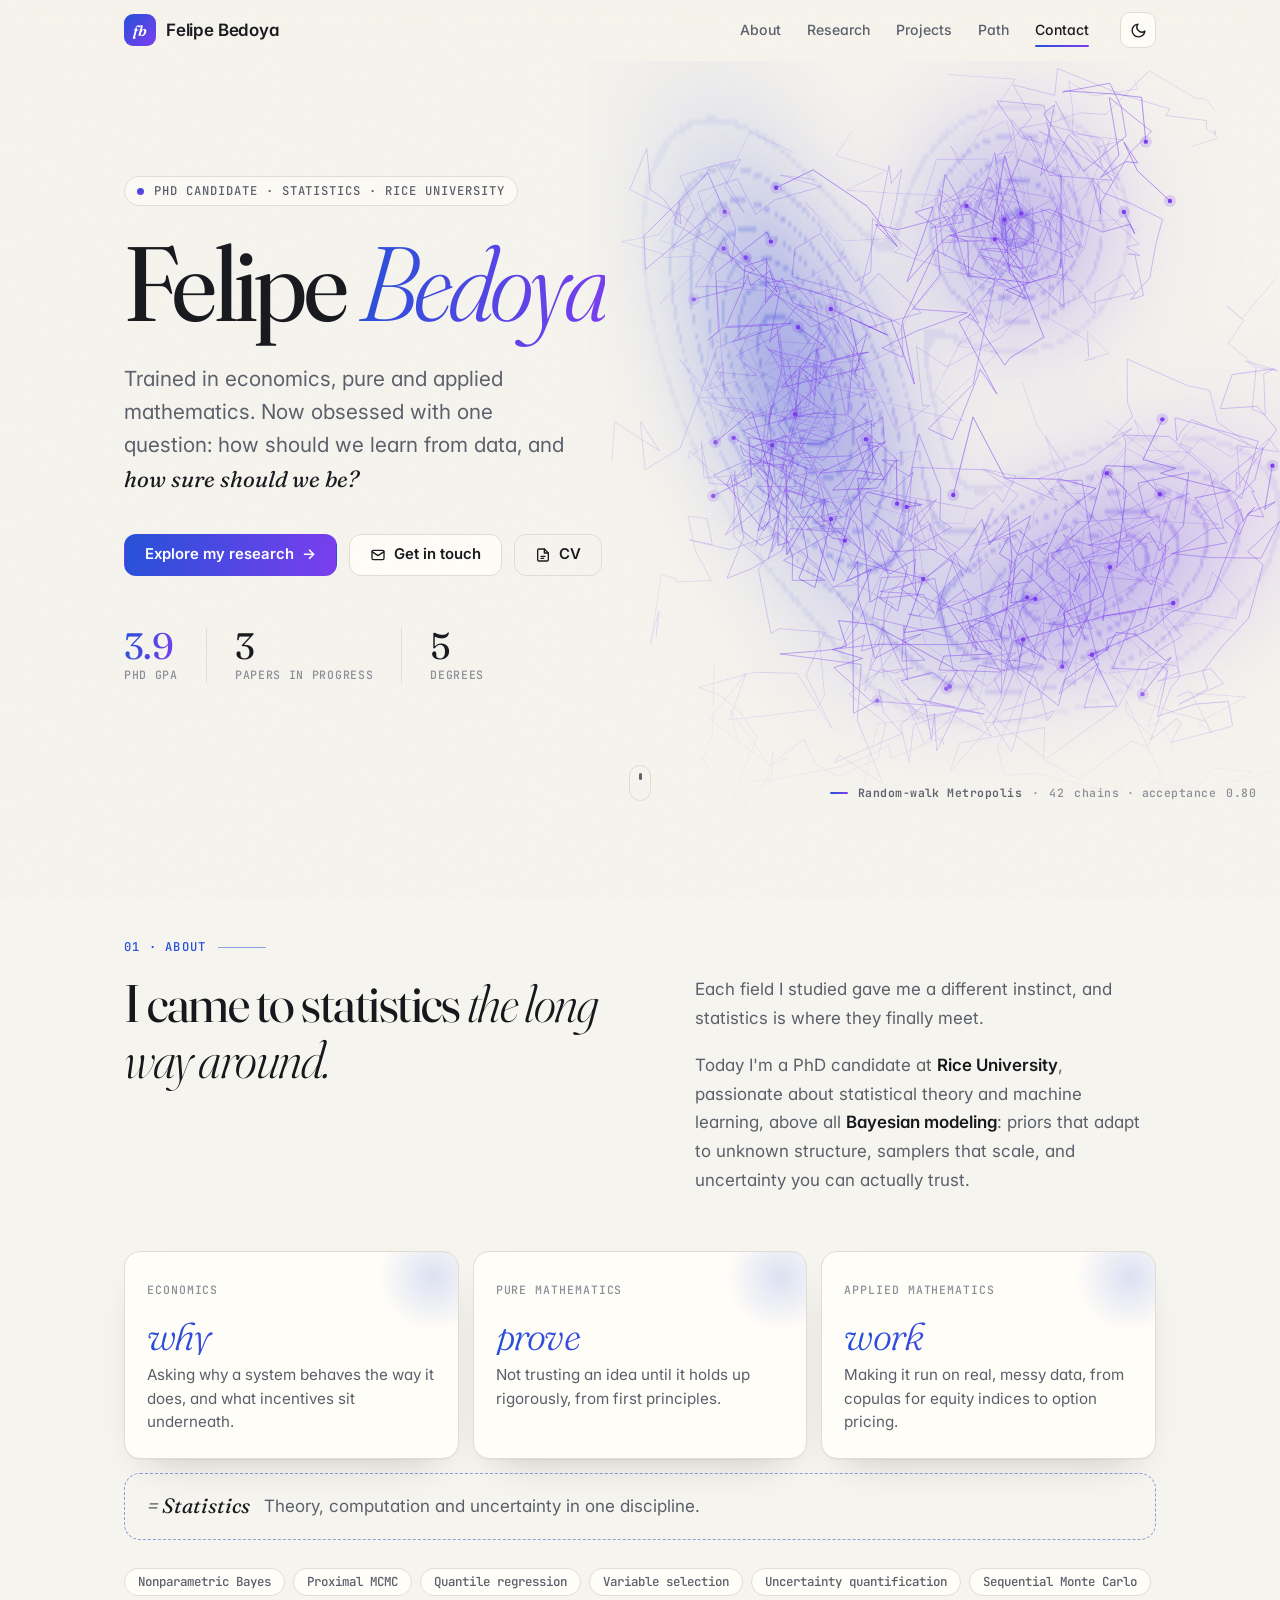
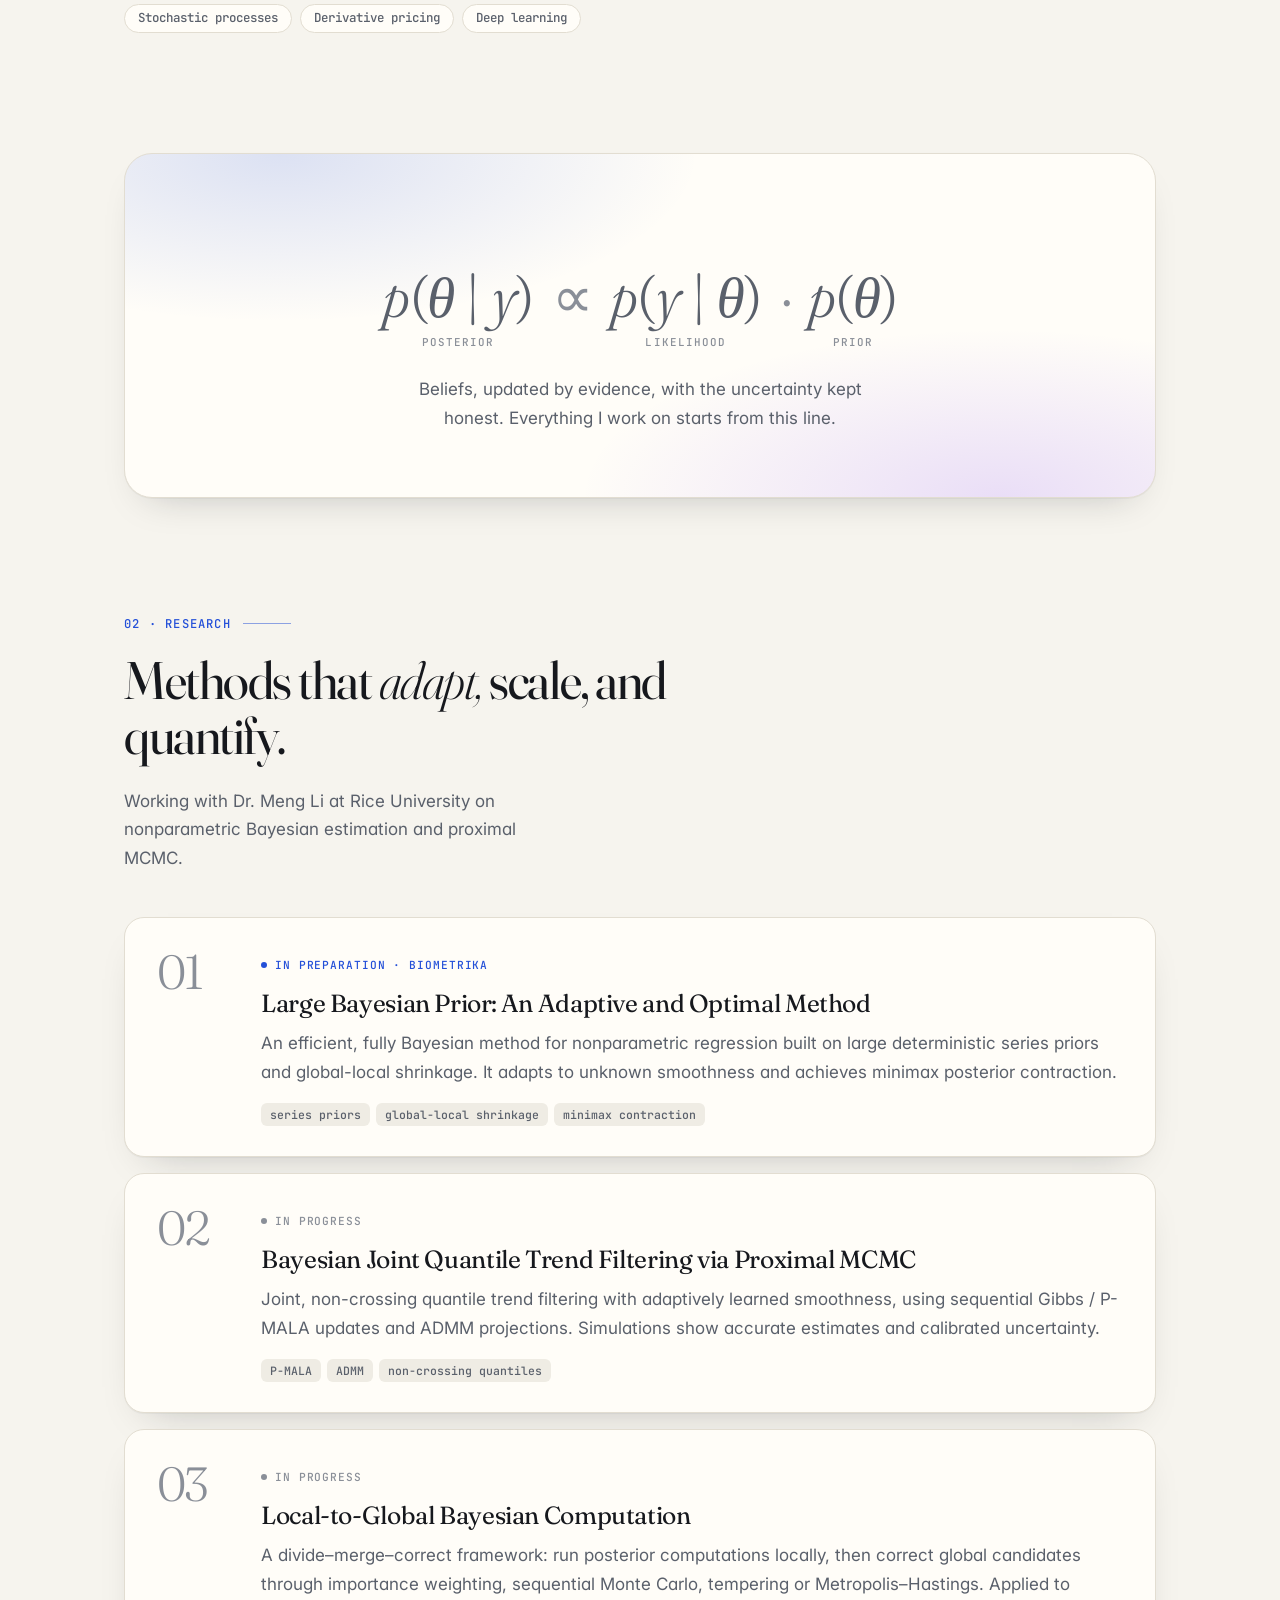
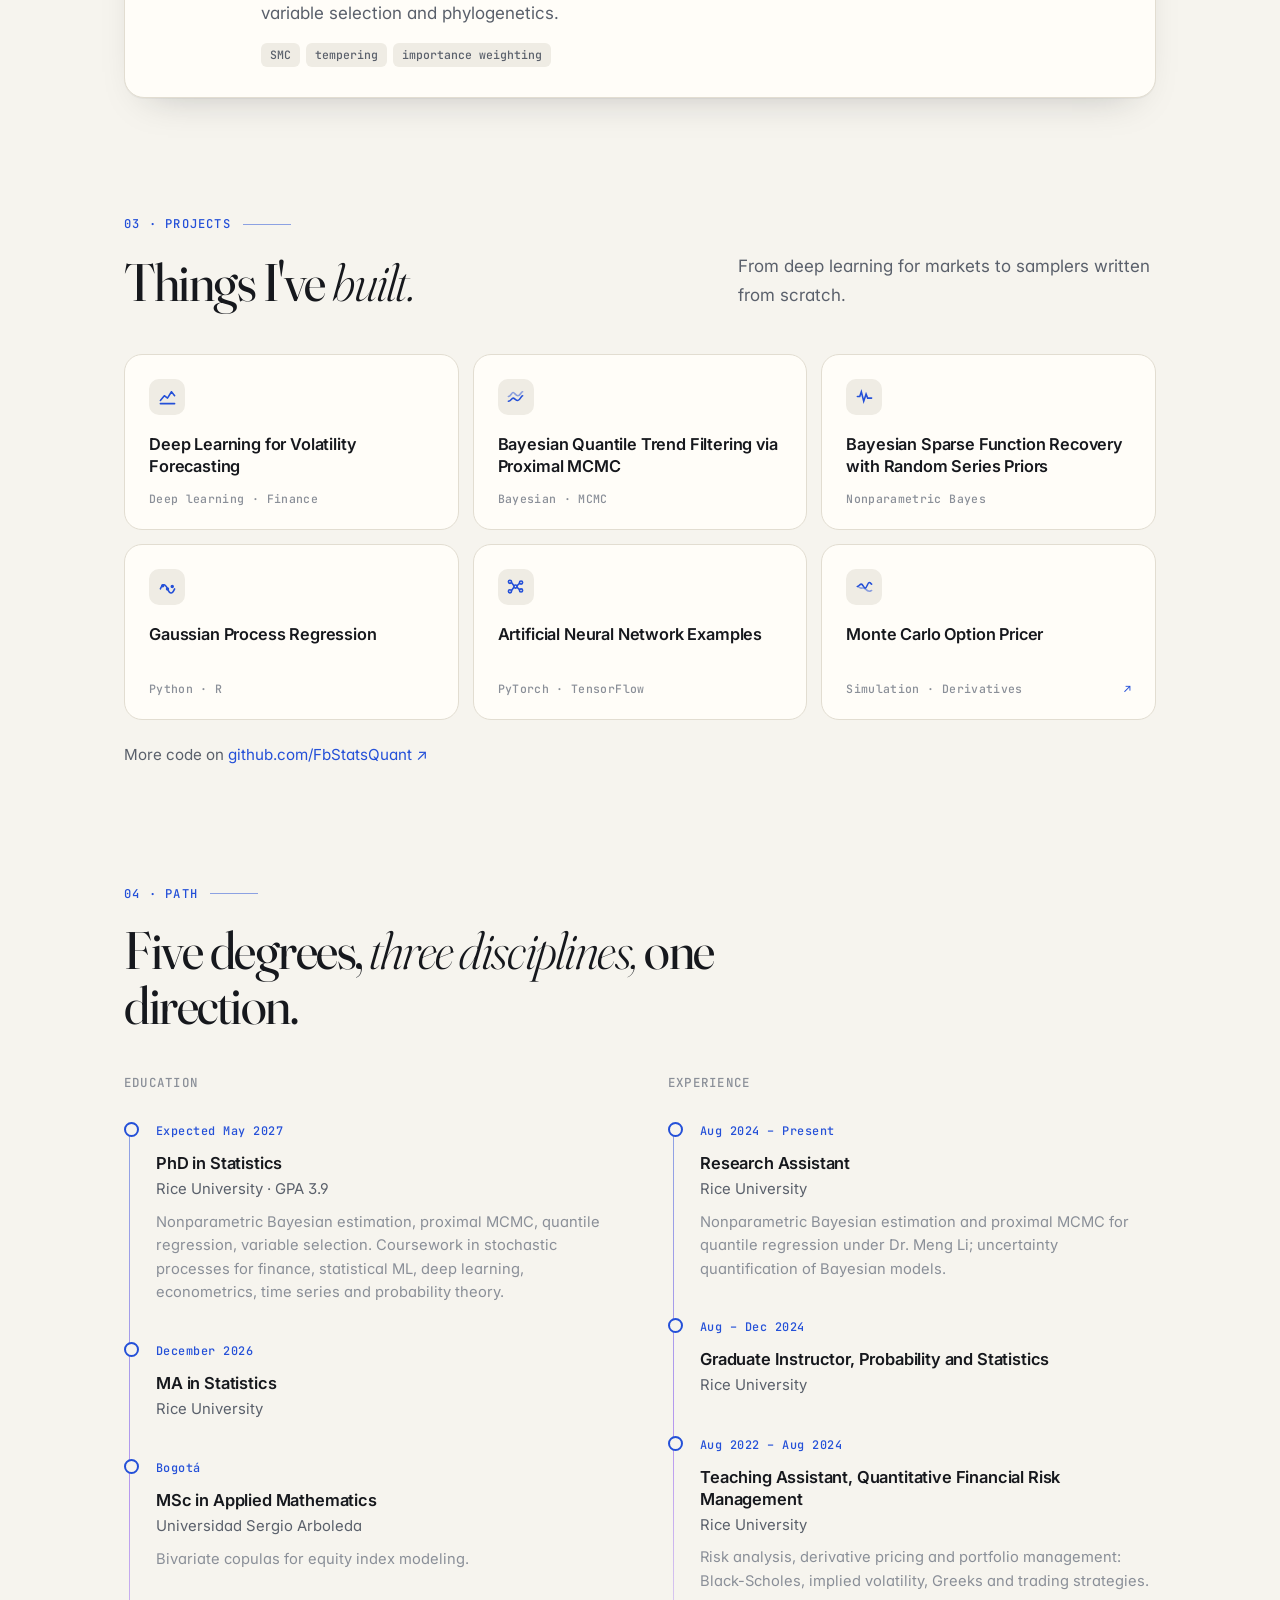
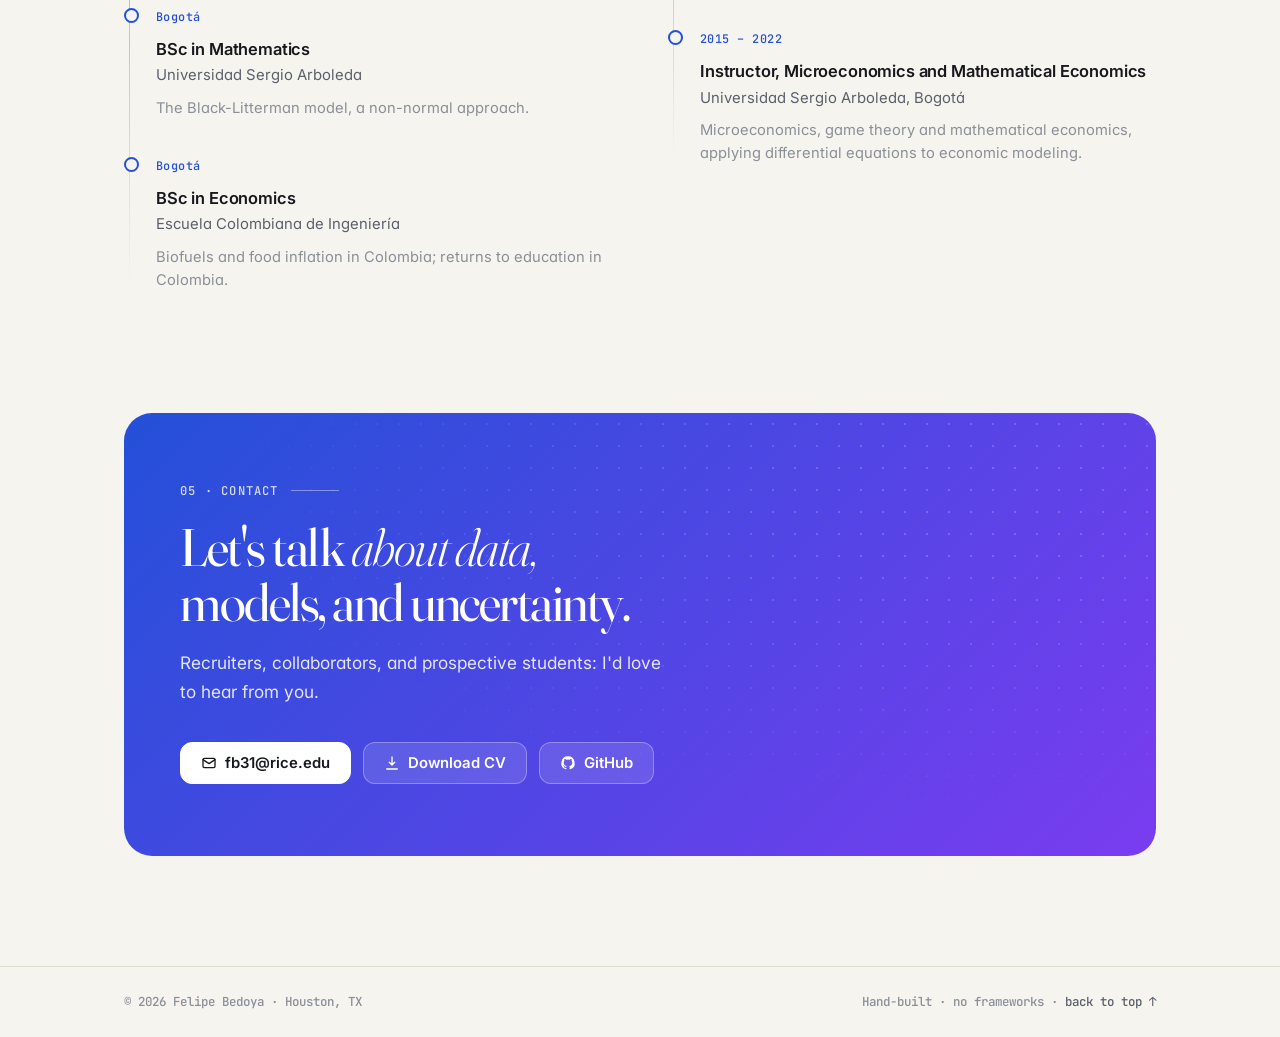
<file: index.html>
<!doctype html>
<html lang="en">
<head>
<meta charset="utf-8">
<meta name="viewport" content="width=device-width, initial-scale=1">
<title>Felipe Bedoya · Bayesian Statistics, Rice University</title>
<meta name="description" content="Felipe Bedoya: PhD candidate in Statistics at Rice University, trained in economics, pure and applied mathematics. Nonparametric Bayes, proximal MCMC, quantile regression and machine learning.">
<meta name="author" content="Felipe Bedoya">
<link rel="canonical" href="https://fbstatsquant.github.io/">
<meta property="og:title" content="Felipe Bedoya · Bayesian Statistics">
<meta property="og:description" content="PhD candidate in Statistics at Rice University. Nonparametric Bayes, proximal MCMC, quantile regression and machine learning.">
<meta property="og:url" content="https://fbstatsquant.github.io/">
<meta property="og:type" content="website">
<meta name="twitter:card" content="summary">
<meta name="theme-color" content="#f6f4ee" media="(prefers-color-scheme: light)">
<meta name="theme-color" content="#0b0d12" media="(prefers-color-scheme: dark)">
<link rel="icon" href="data:image/svg+xml,%3Csvg xmlns='http://www.w3.org/2000/svg' viewBox='0 0 64 64'%3E%3Cdefs%3E%3ClinearGradient id='g' x1='0' y1='0' x2='1' y2='1'%3E%3Cstop offset='0' stop-color='%232450d8'/%3E%3Cstop offset='1' stop-color='%237a3cf0'/%3E%3C/linearGradient%3E%3C/defs%3E%3Crect width='64' height='64' rx='16' fill='url(%23g)'/%3E%3Cpath d='M8 48 C20 48 22 16 32 16 S44 48 56 48' fill='none' stroke='white' stroke-width='5' stroke-linecap='round'/%3E%3C/svg%3E">
<link rel="preconnect" href="https://fonts.googleapis.com">
<link rel="preconnect" href="https://fonts.gstatic.com" crossorigin>
<link href="https://fonts.googleapis.com/css2?family=Fraunces:ital,opsz,wght,SOFT@0,9..144,300..600,0..100;1,9..144,300..600,0..100&family=Inter:wght@400..700&family=JetBrains+Mono:wght@400..600&display=swap" rel="stylesheet">
<link rel="stylesheet" href="style.css?v=5">
<script>
  try { var t = localStorage.getItem('theme'); if (t === 'light' || t === 'dark') document.documentElement.setAttribute('data-theme', t); } catch (e) {}
</script>
<script type="application/ld+json">
{"@context":"https://schema.org","@type":"Person","name":"Felipe Bedoya","jobTitle":"PhD Candidate in Statistics","affiliation":{"@type":"CollegeOrUniversity","name":"Rice University"},"email":"mailto:fb31@rice.edu","url":"https://fbstatsquant.github.io/","sameAs":["https://github.com/FbStatsQuant"],"knowsAbout":["Bayesian statistics","Nonparametric Bayesian estimation","MCMC","Quantile regression","Machine learning","Quantitative finance"]}
</script>
</head>
<body>
<a class="skip" href="#about">Skip to content</a>
<div class="progress" aria-hidden="true"></div>

<header class="nav">
  <div class="wrap nav-inner">
    <a class="brand" href="#top" aria-label="Felipe Bedoya, back to top"><span class="mono-mark">fb</span><span class="name">Felipe Bedoya</span></a>
    <nav aria-label="Sections">
      <a href="#about">About</a>
      <a href="#research">Research</a>
      <a href="#projects">Projects</a>
      <a href="#path">Path</a>
      <a href="#contact">Contact</a>
    </nav>
    <button class="theme-toggle" type="button" aria-label="Toggle light or dark theme">
      <svg class="moon" viewBox="0 0 24 24" fill="none" stroke="currentColor" stroke-width="2" stroke-linecap="round" stroke-linejoin="round"><path d="M21 12.8A9 9 0 1 1 11.2 3a7 7 0 0 0 9.8 9.8z"/></svg>
      <svg class="sun" viewBox="0 0 24 24" fill="none" stroke="currentColor" stroke-width="2" stroke-linecap="round"><circle cx="12" cy="12" r="4.2"/><path d="M12 2v2M12 20v2M4.9 4.9l1.4 1.4M17.7 17.7l1.4 1.4M2 12h2M20 12h2M4.9 19.1l1.4-1.4M17.7 6.3l1.4-1.4"/></svg>
    </button>
  </div>
</header>

<main id="top">

  <section class="hero">
    <canvas id="paths" aria-hidden="true"></canvas>
    <div class="wrap hero-inner">
      <p class="eyebrow rise"><span class="dot"></span>PhD Candidate · Statistics · Rice University</p>
      <h1 class="rise">Felipe <span class="last grad">Bedoya</span></h1>
      <p class="lead rise">Trained in economics, pure and applied mathematics. Now obsessed with one question: how should we learn from data, and <em>how sure should we be?</em></p>
      <div class="cta rise">
        <a class="btn primary" href="#research">Explore my research <span class="arrow">→</span></a>
        <a class="btn" href="mailto:fb31@rice.edu" data-copy="fb31@rice.edu">
          <svg viewBox="0 0 24 24" fill="none" stroke="currentColor" stroke-width="2" stroke-linecap="round" stroke-linejoin="round"><rect x="3" y="5" width="18" height="14" rx="2"/><path d="m3 7 9 6 9-6"/></svg>Get in touch</a>
        <a class="btn ghost" href="cv/Felipe_Bedoya_CV.pdf" target="_blank" rel="noopener">
          <svg viewBox="0 0 24 24" fill="none" stroke="currentColor" stroke-width="2" stroke-linecap="round" stroke-linejoin="round"><path d="M14 3H6a2 2 0 0 0-2 2v14a2 2 0 0 0 2 2h12a2 2 0 0 0 2-2V9z"/><path d="M14 3v6h6M9 14h6M9 17h4"/></svg>CV</a>
      </div>
      <ul class="stats rise">
        <li><strong class="grad">3.9</strong><span>PhD GPA</span></li>
        <li><strong>3</strong><span>Papers in progress</span></li>
        <li><strong>5</strong><span>Degrees</span></li>
      </ul>
    </div>
    <p class="viz-caption" aria-hidden="true"><span class="sw"></span><b>Random-walk Metropolis</b> · <span id="nchains">42</span> chains · acceptance <span id="acc">0.00</span></p>
    <span class="scroll-cue" aria-hidden="true"></span>
  </section>

  <section id="about" class="block">
    <div class="wrap">
      <p class="label">01 · About</p>
      <div class="about-grid">
        <h2 class="reveal">I came to statistics <em>the long way around.</em></h2>
        <div class="copy reveal d1">
          <p>Each field I studied gave me a different instinct, and statistics is where they finally meet.</p>
          <p>Today I'm a PhD candidate at <strong>Rice University</strong>, passionate about statistical theory and machine learning, above all <strong>Bayesian modeling</strong>: priors that adapt to unknown structure, samplers that scale, and uncertainty you can actually trust.</p>
        </div>
      </div>
      <div class="lenses">
        <div class="lens reveal">
          <span class="from">Economics</span>
          <span class="verb grad">why</span>
          <p>Asking why a system behaves the way it does, and what incentives sit underneath.</p>
        </div>
        <div class="lens reveal d1">
          <span class="from">Pure mathematics</span>
          <span class="verb grad">prove</span>
          <p>Not trusting an idea until it holds up rigorously, from first principles.</p>
        </div>
        <div class="lens reveal d2">
          <span class="from">Applied mathematics</span>
          <span class="verb grad">work</span>
          <p>Making it run on real, messy data, from copulas for equity indices to option pricing.</p>
        </div>
      </div>
      <div class="meet reveal"><strong>= Statistics</strong><span>Theory, computation and uncertainty in one discipline.</span></div>
      <ul class="chips reveal">
        <li>Nonparametric Bayes</li><li>Proximal MCMC</li><li>Quantile regression</li>
        <li>Variable selection</li><li>Uncertainty quantification</li><li>Sequential Monte Carlo</li>
        <li>Stochastic processes</li><li>Derivative pricing</li><li>Deep learning</li>
      </ul>
    </div>
  </section>

  <section class="bayes" aria-label="Bayes' theorem">
    <div class="wrap">
      <div class="bayes-card reveal">
        <p class="eq" role="img" aria-label="p of theta given y is proportional to p of y given theta times p of theta">
          <span class="t" data-k="posterior"><i>p</i>(<i>θ</i> | <i>y</i>)</span><span class="prop">∝</span><span class="t" data-k="likelihood"><i>p</i>(<i>y</i> | <i>θ</i>)</span><span class="prop">·</span><span class="t" data-k="prior"><i>p</i>(<i>θ</i>)</span>
        </p>
        <p>Beliefs, updated by evidence, with the uncertainty kept honest. Everything I work on starts from this line.</p>
      </div>
    </div>
  </section>

  <section id="research" class="block">
    <div class="wrap">
      <p class="label">02 · Research</p>
      <div class="section-head">
        <h2 class="reveal">Methods that <em>adapt,</em> scale, and quantify.</h2>
        <p class="reveal d1">Working with Dr. Meng Li at Rice University on nonparametric Bayesian estimation and proximal MCMC.</p>
      </div>
      <div class="papers">
        <article class="paper reveal">
          <span class="num">01</span>
          <div>
            <span class="status">In preparation · Biometrika</span>
            <h3>Large Bayesian Prior: An Adaptive and Optimal Method</h3>
            <p>An efficient, fully Bayesian method for nonparametric regression built on large deterministic series priors and global-local shrinkage. It adapts to unknown smoothness and achieves minimax posterior contraction.</p>
            <div class="kw"><span>series priors</span><span>global-local shrinkage</span><span>minimax contraction</span></div>
          </div>
        </article>
        <article class="paper reveal d1">
          <span class="num">02</span>
          <div>
            <span class="status soft">In progress</span>
            <h3>Bayesian Joint Quantile Trend Filtering via Proximal MCMC</h3>
            <p>Joint, non-crossing quantile trend filtering with adaptively learned smoothness, using sequential Gibbs / P-MALA updates and ADMM projections. Simulations show accurate estimates and calibrated uncertainty.</p>
            <div class="kw"><span>P-MALA</span><span>ADMM</span><span>non-crossing quantiles</span></div>
          </div>
        </article>
        <article class="paper reveal d2">
          <span class="num">03</span>
          <div>
            <span class="status soft">In progress</span>
            <h3>Local-to-Global Bayesian Computation</h3>
            <p>A divide–merge–correct framework: run posterior computations locally, then correct global candidates through importance weighting, sequential Monte Carlo, tempering or Metropolis–Hastings. Applied to variable selection and phylogenetics.</p>
            <div class="kw"><span>SMC</span><span>tempering</span><span>importance weighting</span></div>
          </div>
        </article>
      </div>
    </div>
  </section>

  <section id="projects" class="block">
    <div class="wrap">
      <p class="label">03 · Projects</p>
      <div class="section-head">
        <h2 class="reveal">Things I've <em>built.</em></h2>
        <p class="reveal d1">From deep learning for markets to samplers written from scratch.</p>
      </div>
      <div class="projects">
        <div class="proj reveal">
          <span class="ico"><svg viewBox="0 0 24 24" fill="none" stroke="currentColor" stroke-width="2" stroke-linecap="round" stroke-linejoin="round"><path d="M3 17l5-6 4 3 5-8 4 5"/><path d="M3 21h18"/></svg></span>
          <h3>Deep Learning for Volatility Forecasting</h3>
          <div class="meta"><span>Deep learning · Finance</span></div>
        </div>
        <div class="proj reveal d1">
          <span class="ico"><svg viewBox="0 0 24 24" fill="none" stroke="currentColor" stroke-width="2" stroke-linecap="round"><path d="M3 18c3 0 4-4 6-4s3 3 6 3 4-6 6-6"/><path d="M3 12c3 0 4-5 6-5s3 4 6 4 4-5 6-5" opacity=".5"/></svg></span>
          <h3>Bayesian Quantile Trend Filtering via Proximal MCMC</h3>
          <div class="meta"><span>Bayesian · MCMC</span></div>
        </div>
        <div class="proj reveal d2">
          <span class="ico"><svg viewBox="0 0 24 24" fill="none" stroke="currentColor" stroke-width="2" stroke-linecap="round"><path d="M3 12h3l2-6 3 12 3-9 2 5h5"/></svg></span>
          <h3>Bayesian Sparse Function Recovery with Random Series Priors</h3>
          <div class="meta"><span>Nonparametric Bayes</span></div>
        </div>
        <div class="proj reveal">
          <span class="ico"><svg viewBox="0 0 24 24" fill="none" stroke="currentColor" stroke-width="2" stroke-linecap="round"><path d="M3 15c3-7 6-7 9 0s6 7 9 0"/><circle cx="6" cy="11" r="1.2" fill="currentColor"/><circle cx="12" cy="15" r="1.2" fill="currentColor"/><circle cx="18" cy="12" r="1.2" fill="currentColor"/></svg></span>
          <h3>Gaussian Process Regression</h3>
          <div class="meta"><span>Python · R</span></div>
        </div>
        <div class="proj reveal d1">
          <span class="ico"><svg viewBox="0 0 24 24" fill="none" stroke="currentColor" stroke-width="2" stroke-linecap="round"><circle cx="5" cy="6" r="2"/><circle cx="5" cy="18" r="2"/><circle cx="12" cy="12" r="2"/><circle cx="19" cy="7" r="2"/><circle cx="19" cy="17" r="2"/><path d="M7 7l3 4M7 17l3-4M14 11l3-3M14 13l3 3"/></svg></span>
          <h3>Artificial Neural Network Examples</h3>
          <div class="meta"><span>PyTorch · TensorFlow</span></div>
        </div>
        <a class="proj reveal d2" href="https://github.com/FbStatsQuant/MonteCarlo-Option-Pricer" target="_blank" rel="noopener">
          <span class="ico"><svg viewBox="0 0 24 24" fill="none" stroke="currentColor" stroke-width="2" stroke-linecap="round"><path d="M3 12c2 0 3-3 5-3s3 5 5 5 3-7 5-7 2 2 3 2"/><path d="M3 12c2 0 3 2 5 2s3-1 5 1 3 3 5 3 2-1 3-1" opacity=".5"/></svg></span>
          <h3>Monte Carlo Option Pricer</h3>
          <div class="meta"><span>Simulation · Derivatives</span><span class="go">↗</span></div>
        </a>
      </div>
      <p class="more reveal">More code on <a href="https://github.com/FbStatsQuant" target="_blank" rel="noopener">github.com/FbStatsQuant ↗</a></p>
    </div>
  </section>

  <section id="path" class="block">
    <div class="wrap">
      <p class="label">04 · Path</p>
      <div class="section-head">
        <h2 class="reveal">Five degrees, <em>three disciplines,</em> one direction.</h2>
      </div>
      <div class="path">
        <div class="reveal">
          <h3 class="col">Education</h3>
          <ol class="timeline">
            <li>
              <span class="when">Expected May 2027</span>
              <h4>PhD in Statistics</h4>
              <p class="where">Rice University · GPA 3.9</p>
              <p class="detail">Nonparametric Bayesian estimation, proximal MCMC, quantile regression, variable selection. Coursework in stochastic processes for finance, statistical ML, deep learning, econometrics, time series and probability theory.</p>
            </li>
            <li>
              <span class="when">December 2026</span>
              <h4>MA in Statistics</h4>
              <p class="where">Rice University</p>
            </li>
            <li>
              <span class="when">Bogotá</span>
              <h4>MSc in Applied Mathematics</h4>
              <p class="where">Universidad Sergio Arboleda</p>
              <p class="detail">Bivariate copulas for equity index modeling.</p>
            </li>
            <li>
              <span class="when">Bogotá</span>
              <h4>BSc in Mathematics</h4>
              <p class="where">Universidad Sergio Arboleda</p>
              <p class="detail">The Black-Litterman model, a non-normal approach.</p>
            </li>
            <li>
              <span class="when">Bogotá</span>
              <h4>BSc in Economics</h4>
              <p class="where">Escuela Colombiana de Ingeniería</p>
              <p class="detail">Biofuels and food inflation in Colombia; returns to education in Colombia.</p>
            </li>
          </ol>
        </div>
        <div class="reveal d1">
          <h3 class="col">Experience</h3>
          <ol class="timeline">
            <li>
              <span class="when">Aug 2024 – Present</span>
              <h4>Research Assistant</h4>
              <p class="where">Rice University</p>
              <p class="detail">Nonparametric Bayesian estimation and proximal MCMC for quantile regression under Dr. Meng Li; uncertainty quantification of Bayesian models.</p>
            </li>
            <li>
              <span class="when">Aug – Dec 2024</span>
              <h4>Graduate Instructor, Probability and Statistics</h4>
              <p class="where">Rice University</p>
            </li>
            <li>
              <span class="when">Aug 2022 – Aug 2024</span>
              <h4>Teaching Assistant, Quantitative Financial Risk Management</h4>
              <p class="where">Rice University</p>
              <p class="detail">Risk analysis, derivative pricing and portfolio management: Black-Scholes, implied volatility, Greeks and trading strategies.</p>
            </li>
            <li>
              <span class="when">2015 – 2022</span>
              <h4>Instructor, Microeconomics and Mathematical Economics</h4>
              <p class="where">Universidad Sergio Arboleda, Bogotá</p>
              <p class="detail">Microeconomics, game theory and mathematical economics, applying differential equations to economic modeling.</p>
            </li>
          </ol>
        </div>
      </div>
    </div>
  </section>

  <section id="contact" class="contact">
    <div class="wrap">
      <div class="contact-card reveal">
        <p class="label">05 · Contact</p>
        <h2>Let's talk <em>about data,</em> models, and uncertainty.</h2>
        <p class="lede">Recruiters, collaborators, and prospective students: I'd love to hear from you.</p>
        <div class="links">
          <a class="btn solid" href="mailto:fb31@rice.edu" data-copy="fb31@rice.edu">
            <svg viewBox="0 0 24 24" fill="none" stroke="currentColor" stroke-width="2" stroke-linecap="round" stroke-linejoin="round"><rect x="3" y="5" width="18" height="14" rx="2"/><path d="m3 7 9 6 9-6"/></svg>fb31@rice.edu</a>
          <a class="btn" href="cv/Felipe_Bedoya_CV.pdf" target="_blank" rel="noopener">
            <svg viewBox="0 0 24 24" fill="none" stroke="currentColor" stroke-width="2" stroke-linecap="round" stroke-linejoin="round"><path d="M12 3v12m0 0-4-4m4 4 4-4M4 21h16"/></svg>Download CV</a>
          <a class="btn" href="https://github.com/FbStatsQuant" target="_blank" rel="noopener">
            <svg viewBox="0 0 24 24" fill="currentColor"><path d="M12 2a10 10 0 0 0-3.16 19.49c.5.09.68-.22.68-.48v-1.7c-2.78.6-3.37-1.34-3.37-1.34-.45-1.16-1.11-1.47-1.11-1.47-.91-.62.07-.61.07-.61 1 .07 1.53 1.03 1.53 1.03.9 1.52 2.34 1.08 2.91.83.09-.65.35-1.09.63-1.34-2.22-.25-4.55-1.11-4.55-4.94 0-1.09.39-1.98 1.03-2.68-.1-.25-.45-1.27.1-2.64 0 0 .84-.27 2.75 1.02a9.5 9.5 0 0 1 5 0c1.91-1.29 2.75-1.02 2.75-1.02.55 1.37.2 2.39.1 2.64.64.7 1.03 1.59 1.03 2.68 0 3.84-2.34 4.68-4.57 4.93.36.31.68.92.68 1.85v2.74c0 .27.18.58.69.48A10 10 0 0 0 12 2z"/></svg>GitHub</a>
        </div>
      </div>
    </div>
  </section>

</main>

<footer>
  <div class="wrap foot">
    <span>© <span id="year">2026</span> Felipe Bedoya · Houston, TX</span>
    <span>Hand-built · no frameworks · <a href="#top">back to top ↑</a></span>
  </div>
</footer>

<div id="toast" role="status" aria-live="polite"></div>
<script src="hero.js?v=5"></script>
<script src="site.js?v=5"></script>
</body>
</html>
</file>
<file: style.css>
/* ============ tokens ============ */
:root {
  --bg: #f6f4ee;
  --bg-2: #efece4;
  --surface: #fffdf8;
  --text: #16181d;
  --muted: #5a606b;
  --faint: #8a8f98;
  --line: #e2ddd1;
  --accent: #2450d8;
  --accent2: #7a3cf0;
  --accent-ink: #ffffff;
  --path: 36, 80, 216;
  --path2: 122, 60, 240;
  --glow: rgba(36, 80, 216, .16);
  --shadow: 0 1px 0 rgba(22, 24, 29, .04), 0 18px 40px -24px rgba(22, 24, 29, .28);
  --serif: "Fraunces", "Iowan Old Style", Georgia, serif;
  --sans: "Inter", system-ui, -apple-system, "Segoe UI", Roboto, sans-serif;
  --mono: "JetBrains Mono", ui-monospace, SFMono-Regular, Menlo, monospace;
  color-scheme: light;
}
@media (prefers-color-scheme: dark) {
  :root:not([data-theme="light"]) {
    --bg: #0b0d12;
    --bg-2: #10131a;
    --surface: #12161e;
    --text: #eceef2;
    --muted: #a0a7b4;
    --faint: #6d7482;
    --line: #232935;
    --accent: #7aa7ff;
    --accent2: #c28cff;
    --accent-ink: #0b0d12;
    --path: 122, 167, 255;
    --path2: 194, 140, 255;
    --glow: rgba(122, 167, 255, .14);
    --shadow: 0 1px 0 rgba(255, 255, 255, .03), 0 22px 44px -26px rgba(0, 0, 0, .8);
    color-scheme: dark;
  }
}
:root[data-theme="dark"] {
  --bg: #0b0d12;
  --bg-2: #10131a;
  --surface: #12161e;
  --text: #eceef2;
  --muted: #a0a7b4;
  --faint: #6d7482;
  --line: #232935;
  --accent: #7aa7ff;
  --accent2: #c28cff;
  --accent-ink: #0b0d12;
  --path: 122, 167, 255;
  --path2: 194, 140, 255;
  --glow: rgba(122, 167, 255, .14);
  --shadow: 0 1px 0 rgba(255, 255, 255, .03), 0 22px 44px -26px rgba(0, 0, 0, .8);
  color-scheme: dark;
}

/* ============ base ============ */
* { box-sizing: border-box; }
html { scroll-behavior: smooth; scroll-padding-top: 72px; }
body {
  margin: 0;
  background: var(--bg);
  color: var(--text);
  font: 400 17px/1.7 var(--sans);
  font-feature-settings: "ss01", "cv11";
  -webkit-font-smoothing: antialiased;
  text-rendering: optimizeLegibility;
  overflow-x: hidden;
}
::selection { background: color-mix(in srgb, var(--accent) 28%, transparent); }
a { color: var(--accent); text-decoration: none; }
a:hover { text-decoration: underline; text-underline-offset: 3px; }
:focus-visible { outline: 2px solid var(--accent); outline-offset: 3px; border-radius: 6px; }
em { font-style: italic; }
h1, h2, h3 { margin: 0; line-height: 1.12; font-weight: 500; }
p { margin: 0; }
.skip { position: absolute; left: -999px; top: 8px; z-index: 100; background: var(--text); color: var(--bg); padding: 8px 14px; border-radius: 8px; }
.skip:focus { left: 12px; }

.wrap { max-width: 1080px; margin: 0 auto; padding: 0 24px; }
.grad {
  background: linear-gradient(100deg, var(--accent), var(--accent2));
  -webkit-background-clip: text; background-clip: text;
  -webkit-text-fill-color: transparent; color: transparent;
}

/* grain overlay for paper texture */
body::before {
  content: ""; position: fixed; inset: 0; pointer-events: none; z-index: 60; opacity: .035;
  background-image: url("data:image/svg+xml,%3Csvg xmlns='http://www.w3.org/2000/svg' width='140' height='140'%3E%3Cfilter id='n'%3E%3CfeTurbulence type='fractalNoise' baseFrequency='.9' numOctaves='2' stitchTiles='stitch'/%3E%3C/filter%3E%3Crect width='100%25' height='100%25' filter='url(%23n)'/%3E%3C/svg%3E");
}

/* ============ nav ============ */
.progress {
  position: fixed; top: 0; left: 0; right: 0; height: 2px; z-index: 30;
  background: linear-gradient(90deg, var(--accent), var(--accent2));
  transform-origin: 0 50%; transform: scaleX(0);
}
.nav {
  position: sticky; top: 0; z-index: 20;
  background: color-mix(in srgb, var(--bg) 78%, transparent);
  backdrop-filter: saturate(1.4) blur(14px);
  -webkit-backdrop-filter: saturate(1.4) blur(14px);
  border-bottom: 1px solid transparent;
  transition: border-color .3s;
}
.nav.scrolled { border-bottom-color: var(--line); }
.nav-inner { display: flex; align-items: center; gap: 20px; height: 60px; }
.brand { display: flex; align-items: center; gap: 10px; color: var(--text); font-weight: 600; letter-spacing: -.01em; white-space: nowrap; }
.brand:hover { text-decoration: none; }
.mono-mark {
  display: grid; place-items: center; width: 32px; height: 32px; border-radius: 9px;
  font: italic 600 15px/1 var(--serif); color: var(--accent-ink);
  background: linear-gradient(135deg, var(--accent), var(--accent2));
}
.nav nav { display: flex; gap: 4px; margin-left: auto; }
.nav nav a {
  position: relative; color: var(--muted); font-size: .88rem; font-weight: 500;
  padding: 6px 11px; border-radius: 8px; transition: color .2s, background .2s;
}
.nav nav a:hover { color: var(--text); background: var(--bg-2); text-decoration: none; }
.nav nav a.active { color: var(--text); }
.nav nav a.active::after {
  content: ""; position: absolute; left: 11px; right: 11px; bottom: 1px; height: 2px; border-radius: 2px;
  background: linear-gradient(90deg, var(--accent), var(--accent2));
}
.theme-toggle {
  flex: none; display: grid; place-items: center; width: 36px; height: 36px; border-radius: 10px;
  border: 1px solid var(--line); background: var(--surface); color: var(--text); cursor: pointer;
  transition: border-color .2s, transform .2s;
}
.theme-toggle:hover { border-color: var(--accent); transform: rotate(-12deg); }
.theme-toggle svg { width: 17px; height: 17px; }
.theme-toggle .sun { display: none; }
:root[data-theme="dark"] .theme-toggle .sun { display: block; }
:root[data-theme="dark"] .theme-toggle .moon { display: none; }
@media (prefers-color-scheme: dark) {
  :root:not([data-theme="light"]) .theme-toggle .sun { display: block; }
  :root:not([data-theme="light"]) .theme-toggle .moon { display: none; }
}

/* ============ hero ============ */
.hero {
  position: relative; overflow: hidden; min-height: min(760px, 92vh);
  display: flex; align-items: center; cursor: crosshair; isolation: isolate;
}
#paths { position: absolute; inset: 0; width: 100%; height: 100%; z-index: -2; }
.hero::after {
  content: ""; position: absolute; inset: 0; pointer-events: none; z-index: -1;
  background:
    linear-gradient(90deg, var(--bg) 0%, color-mix(in srgb, var(--bg) 88%, transparent) 36%, transparent 60%),
    linear-gradient(0deg, var(--bg) 0%, transparent 22%);
}
.hero-inner { width: 100%; padding-top: 72px; padding-bottom: 96px; pointer-events: none; }
.hero-inner a, .hero-inner button { pointer-events: auto; }
.eyebrow {
  display: inline-flex; align-items: center; gap: 10px;
  font: 500 .76rem/1 var(--mono); letter-spacing: .08em; text-transform: uppercase; color: var(--muted);
  padding: 8px 12px; border: 1px solid var(--line); border-radius: 999px;
  background: color-mix(in srgb, var(--surface) 70%, transparent);
  backdrop-filter: blur(6px);
}
.eyebrow .dot { width: 7px; height: 7px; border-radius: 50%; background: linear-gradient(135deg, var(--accent), var(--accent2)); animation: pulse 2.4s infinite; }
@keyframes pulse { 0% { box-shadow: 0 0 0 0 rgba(var(--path), .45); } 70% { box-shadow: 0 0 0 9px rgba(var(--path), 0); } 100% { box-shadow: 0 0 0 0 rgba(var(--path), 0); } }
.hero h1 {
  font-family: var(--serif); font-weight: 400; font-variation-settings: "opsz" 144, "SOFT" 30;
  font-size: clamp(3.2rem, 9vw, 6.6rem); letter-spacing: -.035em; line-height: .98;
  margin: 26px 0 26px;
}
.hero h1 .last { font-style: italic; font-weight: 300; }
.lead { font-size: clamp(1.1rem, 2vw, 1.3rem); color: var(--muted); max-width: 34ch; line-height: 1.6; }
.lead em { font-family: var(--serif); font-style: italic; color: var(--text); font-size: 1.08em; }

.cta, .links { display: flex; flex-wrap: wrap; gap: 12px; margin-top: 36px; }
.btn {
  display: inline-flex; align-items: center; gap: 8px; padding: 12px 20px; border-radius: 12px;
  border: 1px solid var(--line); background: var(--surface); color: var(--text);
  font: 600 .93rem/1 var(--sans); cursor: pointer;
  transition: transform .2s cubic-bezier(.2,.8,.2,1), box-shadow .2s, border-color .2s, background .2s;
}
.btn svg { width: 16px; height: 16px; flex: none; }
.btn:hover { text-decoration: none; transform: translateY(-2px); border-color: color-mix(in srgb, var(--accent) 60%, var(--line)); box-shadow: 0 10px 26px -14px rgba(var(--path), .7); }
.btn.primary { color: #fff; border-color: transparent; background: linear-gradient(100deg, var(--accent), var(--accent2)); }
:root[data-theme="dark"] .btn.primary { color: #0b0d12; }
@media (prefers-color-scheme: dark) { :root:not([data-theme="light"]) .btn.primary { color: #0b0d12; } }
.btn.ghost { background: transparent; }
.btn .arrow { transition: transform .2s; }
.btn:hover .arrow { transform: translateX(3px); }

.stats { list-style: none; display: flex; gap: 0; padding: 0; margin: 52px 0 0; }
.stats li { display: flex; flex-direction: column; gap: 4px; padding: 0 28px; border-left: 1px solid var(--line); }
.stats li:first-child { padding-left: 0; border-left: 0; }
.stats strong { font: 400 2.3rem/1 var(--serif); letter-spacing: -.02em; }
.stats span { font: 500 .72rem/1.3 var(--mono); letter-spacing: .06em; text-transform: uppercase; color: var(--faint); }

.viz-caption {
  position: absolute; right: 24px; bottom: 22px; z-index: 1; pointer-events: none;
  font: 500 .72rem/1 var(--mono); letter-spacing: .04em; color: var(--faint);
  display: flex; gap: 10px; align-items: center;
}
.viz-caption b { color: var(--muted); font-weight: 600; }
.viz-caption .sw { width: 18px; height: 2px; border-radius: 2px; background: linear-gradient(90deg, var(--accent), var(--accent2)); }

.scroll-cue {
  position: absolute; left: 50%; bottom: 20px; transform: translateX(-50%); z-index: 1;
  width: 22px; height: 36px; border: 1.5px solid var(--line); border-radius: 12px; pointer-events: none;
}
.scroll-cue::after {
  content: ""; position: absolute; left: 50%; top: 7px; width: 3px; height: 7px; margin-left: -1.5px;
  border-radius: 2px; background: var(--muted); animation: cue 1.8s ease-in-out infinite;
}
@keyframes cue { 0% { opacity: 0; transform: translateY(0); } 40% { opacity: 1; } 80% { opacity: 0; transform: translateY(10px); } 100% { opacity: 0; } }

/* ============ sections ============ */
section.block { padding: 120px 0 0; }
.label {
  display: flex; align-items: center; gap: 12px; margin-bottom: 22px;
  font: 500 .76rem/1 var(--mono); letter-spacing: .1em; text-transform: uppercase; color: var(--accent);
}
.label::after { content: ""; flex: 0 0 48px; height: 1px; background: currentColor; opacity: .5; }
h2 {
  font-family: var(--serif); font-weight: 400; font-variation-settings: "opsz" 144;
  font-size: clamp(2.1rem, 4.6vw, 3.3rem); letter-spacing: -.028em; line-height: 1.05; max-width: 20ch;
}
h2 em { font-weight: 300; }
.section-head { display: flex; justify-content: space-between; align-items: end; gap: 24px; margin-bottom: 44px; flex-wrap: wrap; }
.section-head p { color: var(--muted); max-width: 38ch; }

/* about */
.about-grid { display: grid; grid-template-columns: 1.1fr 1fr; gap: 64px; align-items: start; }
.about-grid .copy p { color: var(--muted); font-size: 1.06rem; }
.about-grid .copy p + p { margin-top: 18px; }
.about-grid .copy strong { color: var(--text); font-weight: 600; }
.lenses { display: grid; grid-template-columns: repeat(3, 1fr); gap: 14px; margin-top: 56px; counter-reset: lens; }
.lens {
  position: relative; padding: 22px 22px 24px; border-radius: 16px;
  background: var(--surface); border: 1px solid var(--line); box-shadow: var(--shadow); overflow: hidden;
}
.lens .from { font: 500 .72rem/1 var(--mono); letter-spacing: .08em; text-transform: uppercase; color: var(--faint); }
.lens .verb { display: block; margin: 14px 0 8px; font: italic 300 2.4rem/1 var(--serif); letter-spacing: -.02em; }
.lens p { color: var(--muted); font-size: .95rem; line-height: 1.55; }
.lens::after {
  content: ""; position: absolute; right: -30px; top: -30px; width: 110px; height: 110px; border-radius: 50%;
  background: radial-gradient(circle, var(--glow), transparent 70%);
}
.meet {
  margin-top: 14px; padding: 18px 22px; border-radius: 16px; border: 1px dashed color-mix(in srgb, var(--accent) 45%, var(--line));
  display: flex; align-items: center; gap: 14px; flex-wrap: wrap; color: var(--muted);
}
.meet strong { font: italic 400 1.3rem/1 var(--serif); color: var(--text); }
.chips { list-style: none; padding: 0; margin: 28px 0 0; display: flex; flex-wrap: wrap; gap: 8px; }
.chips li {
  padding: 7px 13px; border: 1px solid var(--line); border-radius: 999px; background: var(--surface);
  font: 500 .78rem/1 var(--mono); color: var(--muted); transition: color .2s, border-color .2s, transform .2s;
}
.chips li:hover { color: var(--accent); border-color: var(--accent); transform: translateY(-2px); }

/* bayes band */
.bayes { padding: 120px 0 0; }
.bayes-card {
  position: relative; overflow: hidden; border-radius: 28px; padding: 64px 48px; text-align: center;
  background:
    radial-gradient(600px 240px at 15% 0%, color-mix(in srgb, var(--accent) 16%, transparent), transparent 70%),
    radial-gradient(600px 240px at 85% 100%, color-mix(in srgb, var(--accent2) 16%, transparent), transparent 70%),
    var(--surface);
  border: 1px solid var(--line); box-shadow: var(--shadow);
}
.eq {
  font: 300 clamp(1.8rem, 5.2vw, 3.6rem)/1.2 var(--serif); letter-spacing: -.01em; white-space: nowrap;
}
.eq i { font-style: italic; }
.eq .t { display: inline-block; position: relative; padding: 0 .06em; border-radius: 8px; transition: background .25s; }
.eq .t:hover { background: color-mix(in srgb, var(--accent) 12%, transparent); }
.eq .t::after {
  content: attr(data-k); position: absolute; left: 50%; top: 100%; transform: translate(-50%, 6px);
  font: 500 .68rem/1 var(--mono); letter-spacing: .1em; text-transform: uppercase; color: var(--faint); white-space: nowrap;
}
.eq .prop { color: var(--faint); margin: 0 .25em; }
.bayes-card p { margin: 44px auto 0; max-width: 46ch; color: var(--muted); }

/* research */
.papers { display: grid; gap: 16px; }
.paper {
  --mx: 50%; --my: 50%;
  position: relative; display: grid; grid-template-columns: 80px 1fr; gap: 24px; align-items: start;
  padding: 30px 32px; border-radius: 20px; background: var(--surface); border: 1px solid var(--line); box-shadow: var(--shadow);
  transition: transform .3s cubic-bezier(.2,.8,.2,1), border-color .3s;
  overflow: hidden;
}
.paper::before, .proj::before {
  content: ""; position: absolute; inset: 0; pointer-events: none; opacity: 0; transition: opacity .3s;
  background: radial-gradient(420px circle at var(--mx) var(--my), var(--glow), transparent 60%);
}
.paper:hover, .proj:hover { transform: translateY(-3px); border-color: color-mix(in srgb, var(--accent) 45%, var(--line)); }
.paper:hover::before, .proj:hover::before { opacity: 1; }
.paper .num { font: 300 3rem/1 var(--serif); color: var(--faint); letter-spacing: -.04em; }
.paper:hover .num { color: var(--accent); }
.status {
  display: inline-flex; align-items: center; gap: 8px;
  font: 500 .7rem/1 var(--mono); letter-spacing: .08em; text-transform: uppercase; color: var(--accent);
}
.status::before { content: ""; width: 6px; height: 6px; border-radius: 50%; background: currentColor; }
.status.soft { color: var(--faint); }
.paper h3 { font: 400 1.55rem/1.2 var(--serif); letter-spacing: -.015em; margin: 12px 0 10px; }
.paper p { color: var(--muted); }
.kw { display: flex; flex-wrap: wrap; gap: 6px; margin-top: 16px; }
.kw span { font: 500 .72rem/1 var(--mono); padding: 6px 9px; border-radius: 6px; background: var(--bg-2); color: var(--muted); }

/* projects */
.projects { display: grid; grid-template-columns: repeat(3, 1fr); gap: 14px; }
.proj {
  --mx: 50%; --my: 50%;
  position: relative; display: flex; flex-direction: column; min-height: 176px; padding: 24px; border-radius: 18px;
  background: var(--surface); border: 1px solid var(--line); color: var(--text); overflow: hidden;
  transition: transform .3s cubic-bezier(.2,.8,.2,1), border-color .3s;
}
.proj:hover { text-decoration: none; }
.proj .ico { width: 36px; height: 36px; border-radius: 10px; display: grid; place-items: center; background: var(--bg-2); color: var(--accent); }
.proj .ico svg { width: 19px; height: 19px; }
.proj h3 { font: 600 1.02rem/1.35 var(--sans); letter-spacing: -.01em; margin: 18px 0 auto; padding-bottom: 14px; }
.proj .meta { display: flex; justify-content: space-between; align-items: center; font: 500 .72rem/1 var(--mono); color: var(--faint); letter-spacing: .03em; }
.proj .go { color: var(--accent); transition: transform .2s; }
.proj:hover .go { transform: translate(3px, -3px); }
.more { margin-top: 22px; color: var(--muted); font-size: .95rem; }

/* path */
.path { display: grid; grid-template-columns: 1fr 1fr; gap: 56px; }
.path h3.col { font: 500 .78rem/1 var(--mono); letter-spacing: .1em; text-transform: uppercase; color: var(--faint); margin-bottom: 26px; }
.timeline { list-style: none; margin: 0; padding: 0; position: relative; }
.timeline::before { content: ""; position: absolute; left: 5px; top: 8px; bottom: 8px; width: 1px; background: linear-gradient(var(--accent), var(--accent2), transparent); opacity: .5; }
.timeline li { position: relative; padding: 0 0 30px 32px; }
.timeline li:last-child { padding-bottom: 0; }
.timeline li::before {
  content: ""; position: absolute; left: 0; top: 7px; width: 11px; height: 11px; border-radius: 50%;
  background: var(--bg); border: 2px solid var(--accent); transition: background .2s, transform .2s;
}
.timeline li:hover::before { background: var(--accent); transform: scale(1.2); }
.when { font: 500 .74rem/1 var(--mono); letter-spacing: .04em; color: var(--accent); }
.timeline h4 { margin: 8px 0 3px; font: 600 1.03rem/1.35 var(--sans); letter-spacing: -.01em; }
.timeline .where { color: var(--muted); font-size: .93rem; }
.timeline .detail { color: var(--faint); font-size: .92rem; margin-top: 8px; line-height: 1.6; }

/* contact */
.contact { padding: 120px 0 110px; }
.contact-card {
  position: relative; overflow: hidden; border-radius: 28px; padding: 72px 56px;
  background: linear-gradient(135deg, var(--accent), var(--accent2)); color: #fff;
}
.contact-card::before {
  content: ""; position: absolute; inset: 0; opacity: .22; pointer-events: none;
  background-image: radial-gradient(rgba(255,255,255,.9) 1px, transparent 1.2px); background-size: 22px 22px;
  mask-image: radial-gradient(ellipse at 80% 20%, #000 10%, transparent 65%);
  -webkit-mask-image: radial-gradient(ellipse at 80% 20%, #000 10%, transparent 65%);
}
.contact-card .label { color: rgba(255,255,255,.8); }
.contact-card h2 { color: #fff; max-width: 16ch; }
.contact-card p.lede { margin-top: 18px; max-width: 44ch; color: rgba(255,255,255,.86); font-size: 1.08rem; }
.contact-card .btn { background: rgba(255,255,255,.12); color: #fff; border-color: rgba(255,255,255,.3); }
.contact-card .btn:hover { background: rgba(255,255,255,.2); box-shadow: 0 12px 28px -14px rgba(0,0,0,.5); }
.contact-card .btn.solid { background: #fff; color: #16181d; border-color: #fff; }

footer { border-top: 1px solid var(--line); }
.foot { display: flex; justify-content: space-between; gap: 16px; flex-wrap: wrap; padding: 26px 24px; color: var(--faint); font: 500 .78rem/1.4 var(--mono); }
.foot a { color: var(--muted); }

#toast {
  position: fixed; left: 50%; bottom: 28px; transform: translate(-50%, 20px); opacity: 0; z-index: 70;
  display: flex; align-items: center; gap: 8px;
  background: var(--text); color: var(--bg); padding: 11px 18px; border-radius: 999px;
  font: 600 .88rem/1 var(--sans); pointer-events: none; transition: opacity .25s, transform .25s;
  box-shadow: 0 16px 40px -16px rgba(0,0,0,.5);
}
#toast.show { opacity: 1; transform: translate(-50%, 0); }

/* reveal */
.reveal { opacity: 0; transform: translateY(22px); transition: opacity .8s cubic-bezier(.2,.8,.2,1), transform .8s cubic-bezier(.2,.8,.2,1); }
.reveal.in { opacity: 1; transform: none; }
.d1 { transition-delay: .08s; } .d2 { transition-delay: .16s; } .d3 { transition-delay: .24s; }
.hero .rise { opacity: 0; transform: translateY(16px); animation: rise .9s cubic-bezier(.2,.8,.2,1) forwards; }
.hero .rise:nth-child(2) { animation-delay: .08s; } .hero .rise:nth-child(3) { animation-delay: .16s; }
.hero .rise:nth-child(4) { animation-delay: .24s; } .hero .rise:nth-child(5) { animation-delay: .32s; }
@keyframes rise { to { opacity: 1; transform: none; } }

/* ============ responsive ============ */
@media (max-width: 900px) {
  .about-grid { grid-template-columns: 1fr; gap: 28px; }
  .projects { grid-template-columns: 1fr 1fr; }
  .path { grid-template-columns: 1fr; gap: 64px; }
}
@media (max-width: 720px) {
  body { font-size: 16px; }
  .wrap { padding: 0 16px; }
  .nav-inner { gap: 10px; }
  .brand .name { display: none; }
  .nav nav { overflow-x: auto; scrollbar-width: none; margin-left: 0; flex: 1; mask-image: linear-gradient(90deg, #000 85%, transparent); -webkit-mask-image: linear-gradient(90deg, #000 85%, transparent); }
  .nav nav::-webkit-scrollbar { display: none; }
  .nav nav a { padding: 6px 9px; font-size: .84rem; white-space: nowrap; }
  .hero { min-height: auto; }
  .hero::after { background: linear-gradient(180deg, color-mix(in srgb, var(--bg) 70%, transparent) 0%, color-mix(in srgb, var(--bg) 82%, transparent) 55%, var(--bg) 100%); }
  .hero-inner { padding-top: 48px; padding-bottom: 72px; }
  .eyebrow { font-size: .64rem; letter-spacing: .05em; padding: 7px 11px; gap: 8px; }
  .stats li { padding: 0 16px; }
  .stats strong { font-size: 1.9rem; }
  .viz-caption, .scroll-cue { display: none; }
  section.block, .bayes { padding-top: 88px; }
  .lenses { grid-template-columns: 1fr; }
  .bayes-card { padding: 48px 18px; border-radius: 22px; }
  .eq { font-size: clamp(1.25rem, 6.4vw, 2rem); }
  .paper { grid-template-columns: 1fr; gap: 10px; padding: 24px 20px; }
  .paper .num { font-size: 2rem; }
  .projects { grid-template-columns: 1fr; }
  .proj { min-height: 0; }
  .contact { padding: 88px 0 72px; }
  .contact-card { padding: 48px 22px; border-radius: 22px; }
  .contact-card .btn { width: 100%; justify-content: center; }
}
@media (prefers-reduced-motion: reduce) {
  html { scroll-behavior: auto; }
  .reveal, .hero .rise { opacity: 1; transform: none; transition: none; animation: none; }
  .btn, .paper, .proj, .chips li, .theme-toggle { transition: none; }
  .eyebrow .dot, .scroll-cue::after { animation: none; }
}
</file>
